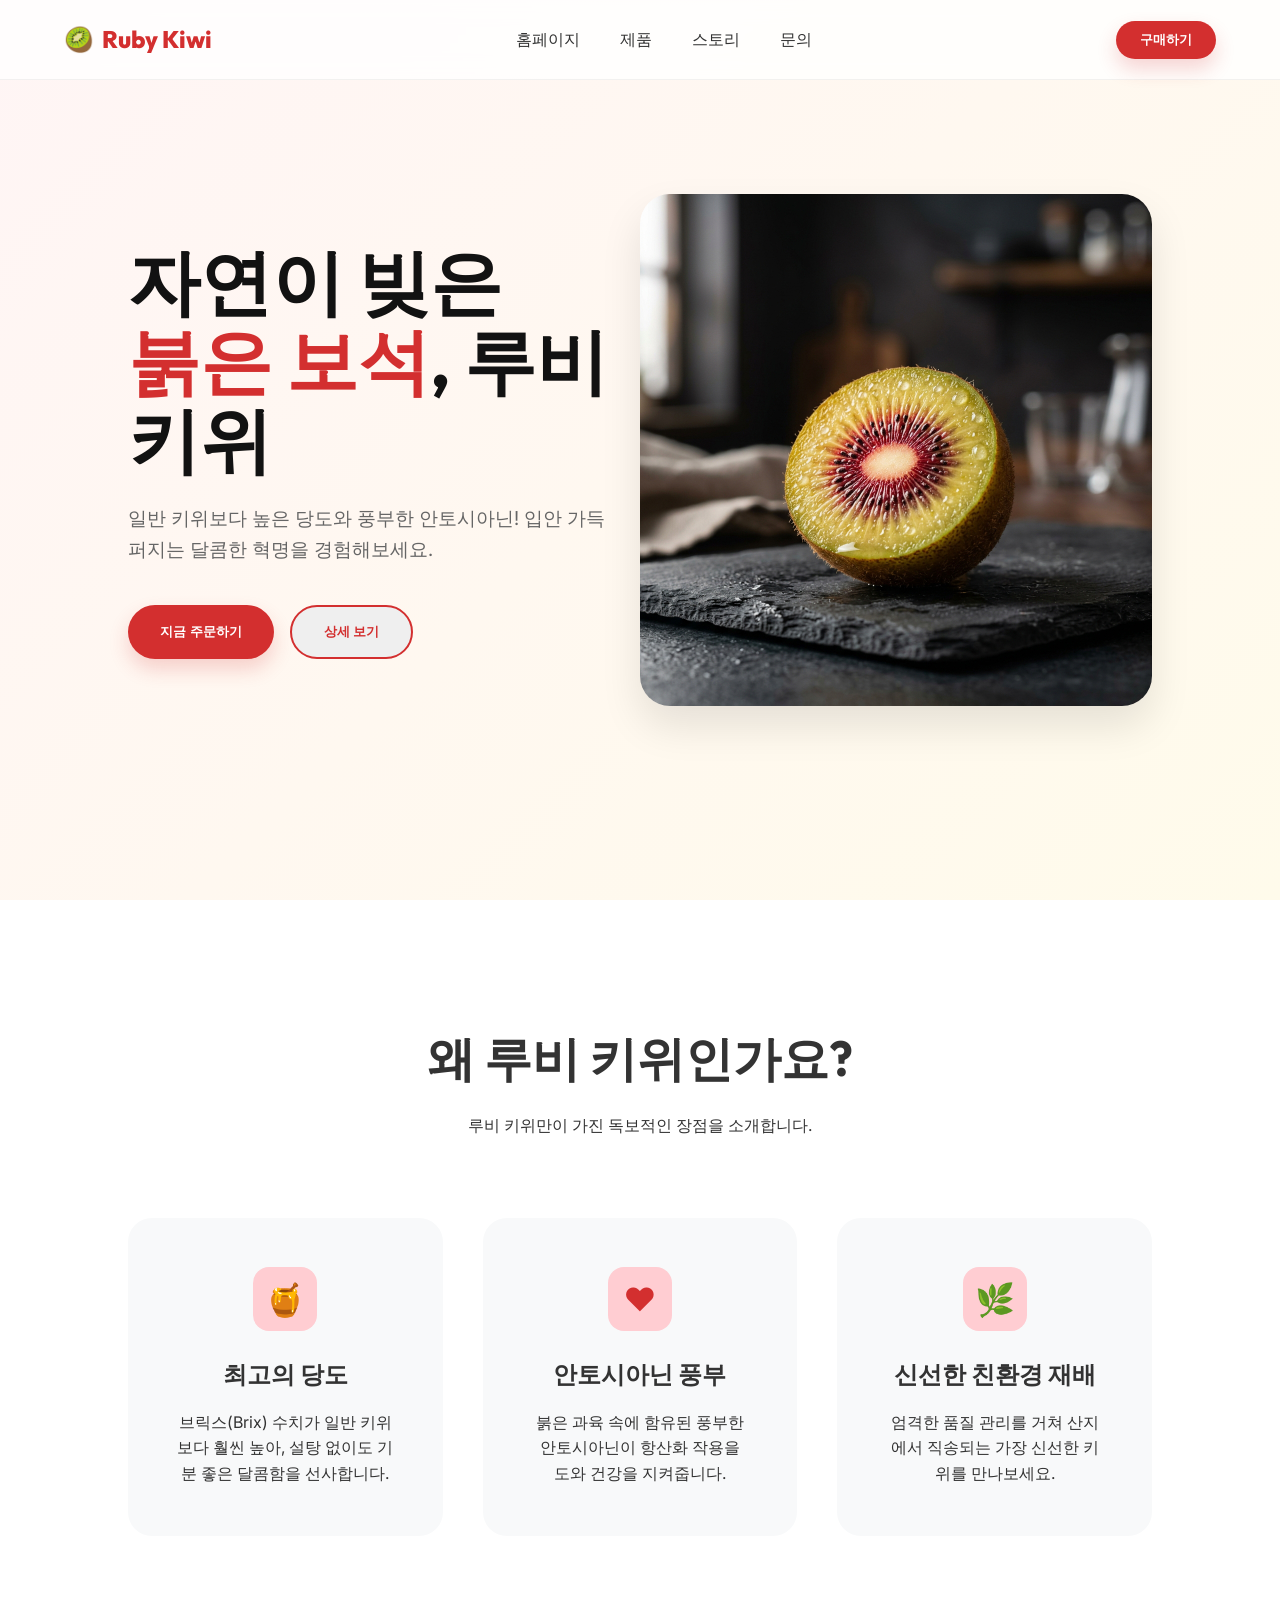
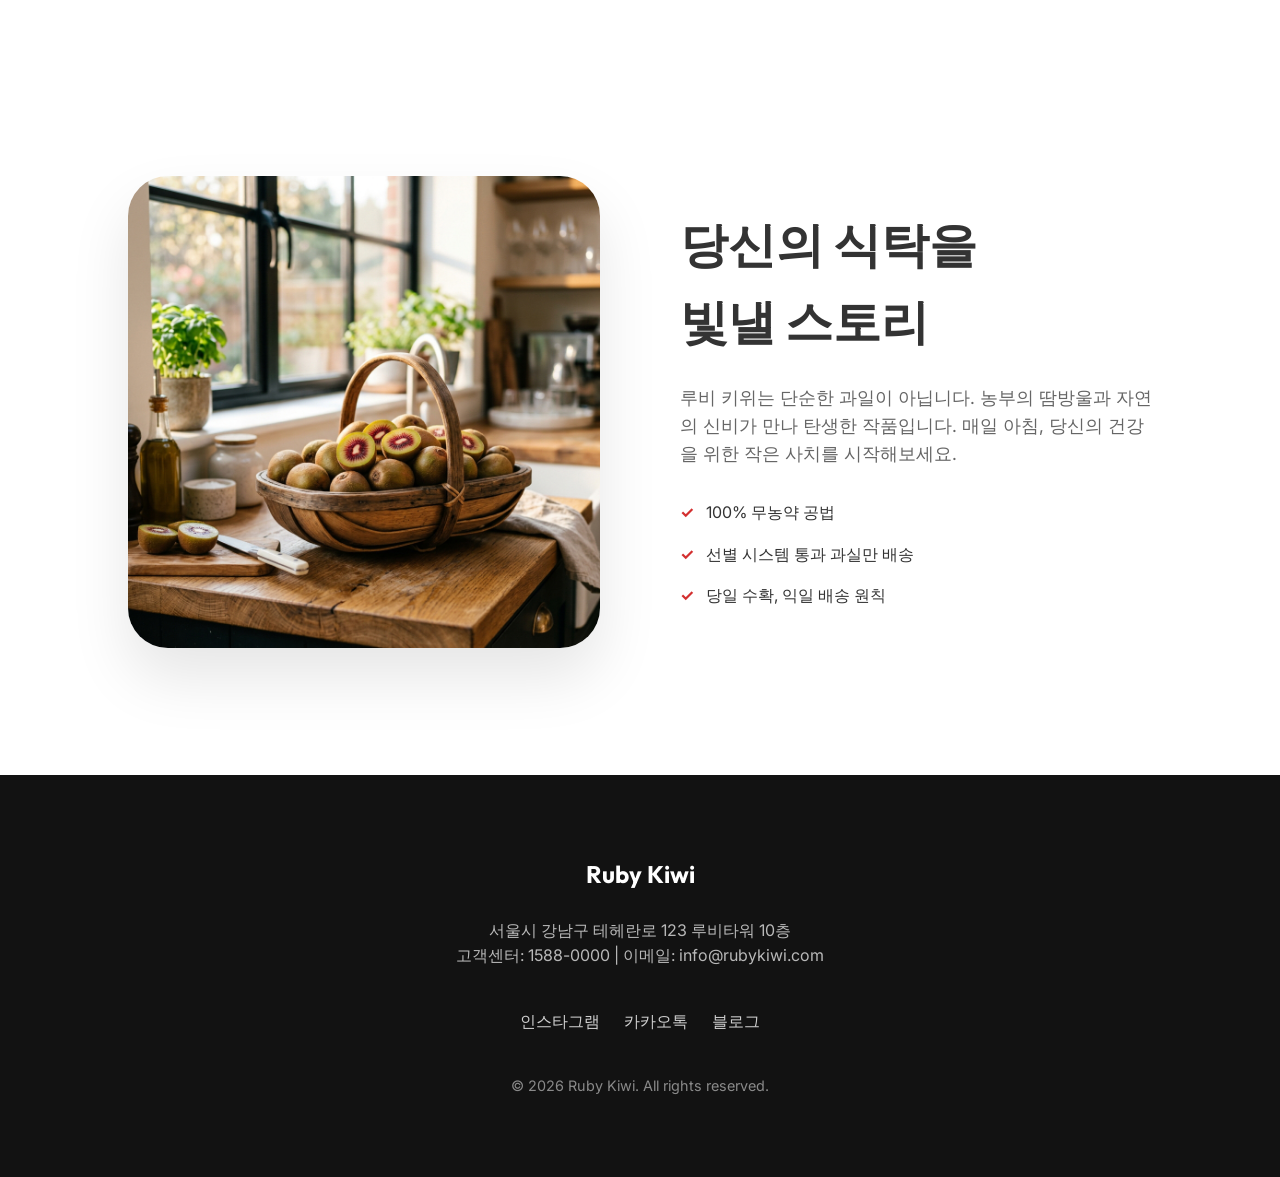
<file: index.html>
<!DOCTYPE html>
<html lang="ko">
<head>
    <meta charset="UTF-8">
    <meta name="viewport" content="width=device-width, initial-scale=1.0">
    <title>Ruby Kiwi - 자연이 선물한 붉은 보석</title>
    <meta name="description" content="고당도 루비 키위로 건강과 맛을 한 번에 잡으세요. 자연의 신선함을 담은 루비 키위 랜딩 페이지입니다.">
    <link rel="stylesheet" href="index.css">
</head>
<body>
    <nav>
        <div class="logo">
            <span>🥝</span> Ruby Kiwi
        </div>
        <div class="nav-links">
            <a href="#home">홈페이지</a>
            <a href="#products">제품</a>
            <a href="#story">스토리</a>
            <a href="#inquiry">문의</a>
        </div>
        <button class="btn btn-primary" style="padding: 10px 24px;">구매하기</button>
    </nav>

    <section class="hero" id="home">
        <div class="hero-content">
            <h1>자연이 빚은<br><span>붉은 보석</span>, 루비 키위</h1>
            <p>일반 키위보다 높은 당도와 풍부한 안토시아닌! 입안 가득 퍼지는 달콤한 혁명을 경험해보세요.</p>
            <div class="cta-group">
                <button class="btn btn-primary">지금 주문하기</button>
                <button class="btn" style="border: 2px solid var(--primary); color: var(--primary);">상세 보기</button>
            </div>
        </div>
        <div class="hero-image">
            <img src="hero.png" alt="Ruby Kiwi Slices">
        </div>
    </section>

    <section class="features" id="products">
        <div class="section-header">
            <h2>왜 루비 키위인가요?</h2>
            <p>루비 키위만이 가진 독보적인 장점을 소개합니다.</p>
        </div>
        <div class="feature-grid">
            <div class="feature-card">
                <div class="icon-box">🍯</div>
                <h3>최고의 당도</h3>
                <p>브릭스(Brix) 수치가 일반 키위보다 훨씬 높아, 설탕 없이도 기분 좋은 달콤함을 선사합니다.</p>
            </div>
            <div class="feature-card">
                <div class="icon-box">❤️</div>
                <h3>안토시아닌 풍부</h3>
                <p>붉은 과육 속에 함유된 풍부한 안토시아닌이 항산화 작용을 도와 건강을 지켜줍니다.</p>
            </div>
            <div class="feature-card">
                <div class="icon-box">🌿</div>
                <h3>신선한 친환경 재배</h3>
                <p>엄격한 품질 관리를 거쳐 산지에서 직송되는 가장 신선한 키위를 만나보세요.</p>
            </div>
        </div>
    </section>

    <section style="padding: 120px 10%; display: flex; align-items: center; gap: 80px; background: #FFF;" id="story">
        <div style="flex: 1;">
            <img src="basket.png" alt="Ruby Kiwi Basket" style="width: 100%; border-radius: 40px; box-shadow: 0 30px 60px rgba(0,0,0,0.1);">
        </div>
        <div style="flex: 1;">
            <h2 style="font-size: 3rem; margin-bottom: 24px; font-family: 'Outfit';">당신의 식탁을<br>빛낼 스토리</h2>
            <p style="font-size: 1.1rem; color: var(--text-muted); margin-bottom: 32px;">루비 키위는 단순한 과일이 아닙니다. 농부의 땀방울과 자연의 신비가 만나 탄생한 작품입니다. 매일 아침, 당신의 건강을 위한 작은 사치를 시작해보세요.</p>
            <ul style="list-style: none;">
                <li style="margin-bottom: 16px; display: flex; align-items: center; gap: 12px;">
                    <span style="color: var(--primary); font-weight: bold;">✓</span> 100% 무농약 공법
                </li>
                <li style="margin-bottom: 16px; display: flex; align-items: center; gap: 12px;">
                    <span style="color: var(--primary); font-weight: bold;">✓</span> 선별 시스템 통과 과실만 배송
                </li>
                <li style="margin-bottom: 16px; display: flex; align-items: center; gap: 12px;">
                    <span style="color: var(--primary); font-weight: bold;">✓</span> 당일 수확, 익일 배송 원칙
                </li>
            </ul>
        </div>
    </section>

    <footer style="padding: 80px 10%; background: var(--dark); color: var(--white); text-align: center;" id="inquiry">
        <h2 style="margin-bottom: 24px;">Ruby Kiwi</h2>
        <p style="opacity: 0.7; margin-bottom: 40px;">서울시 강남구 테헤란로 123 루비타워 10층<br>고객센터: 1588-0000 | 이메일: info@rubykiwi.com</p>
        <div style="display: flex; justify-content: center; gap: 24px; margin-bottom: 40px;">
            <a href="#" style="opacity: 0.8;">인스타그램</a>
            <a href="#" style="opacity: 0.8;">카카오톡</a>
            <a href="#" style="opacity: 0.8;">블로그</a>
        </div>
        <p style="font-size: 0.9rem; opacity: 0.5;">&copy; 2026 Ruby Kiwi. All rights reserved.</p>
    </footer>

    <script>
        // Smooth scroll for navigation links
        document.querySelectorAll('a[href^="#"]').forEach(anchor => {
            anchor.addEventListener('click', function (e) {
                e.preventDefault();
                document.querySelector(this.getAttribute('href')).scrollIntoView({
                    behavior: 'smooth'
                });
            });
        });

        // Simple Fade-in Animation on Scroll
        const observerOptions = {
            threshold: 0.1
        };

        const observer = new IntersectionObserver((entries) => {
            entries.forEach(entry => {
                if (entry.isIntersecting) {
                    entry.target.style.opacity = "1";
                    entry.target.style.transform = "translateY(0)";
                }
            });
        }, observerOptions);

        document.querySelectorAll('.feature-card, .hero-content, .hero-image').forEach(el => {
            el.style.opacity = "0";
            el.style.transform = "translateY(30px)";
            el.style.transition = "all 0.8s ease-out";
            observer.observe(el);
        });
    </script>
</body>
</html>
</file>
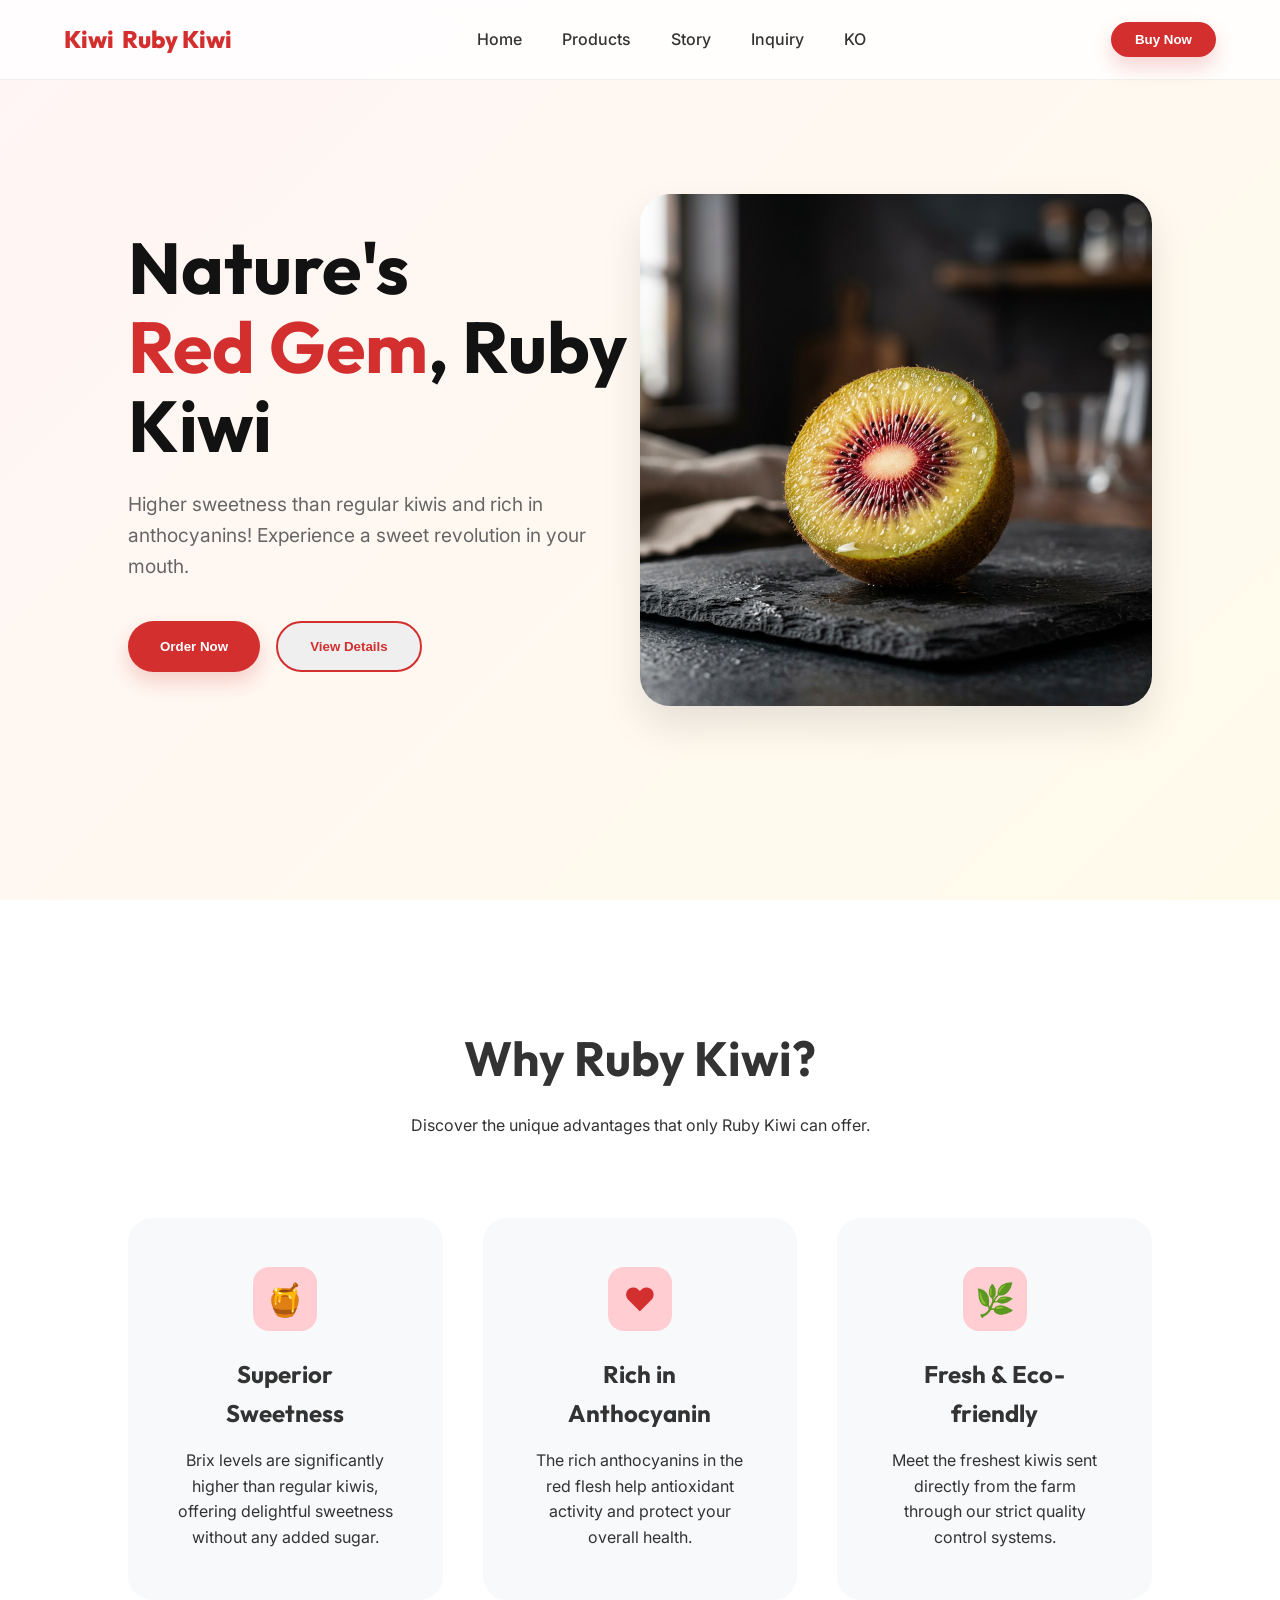
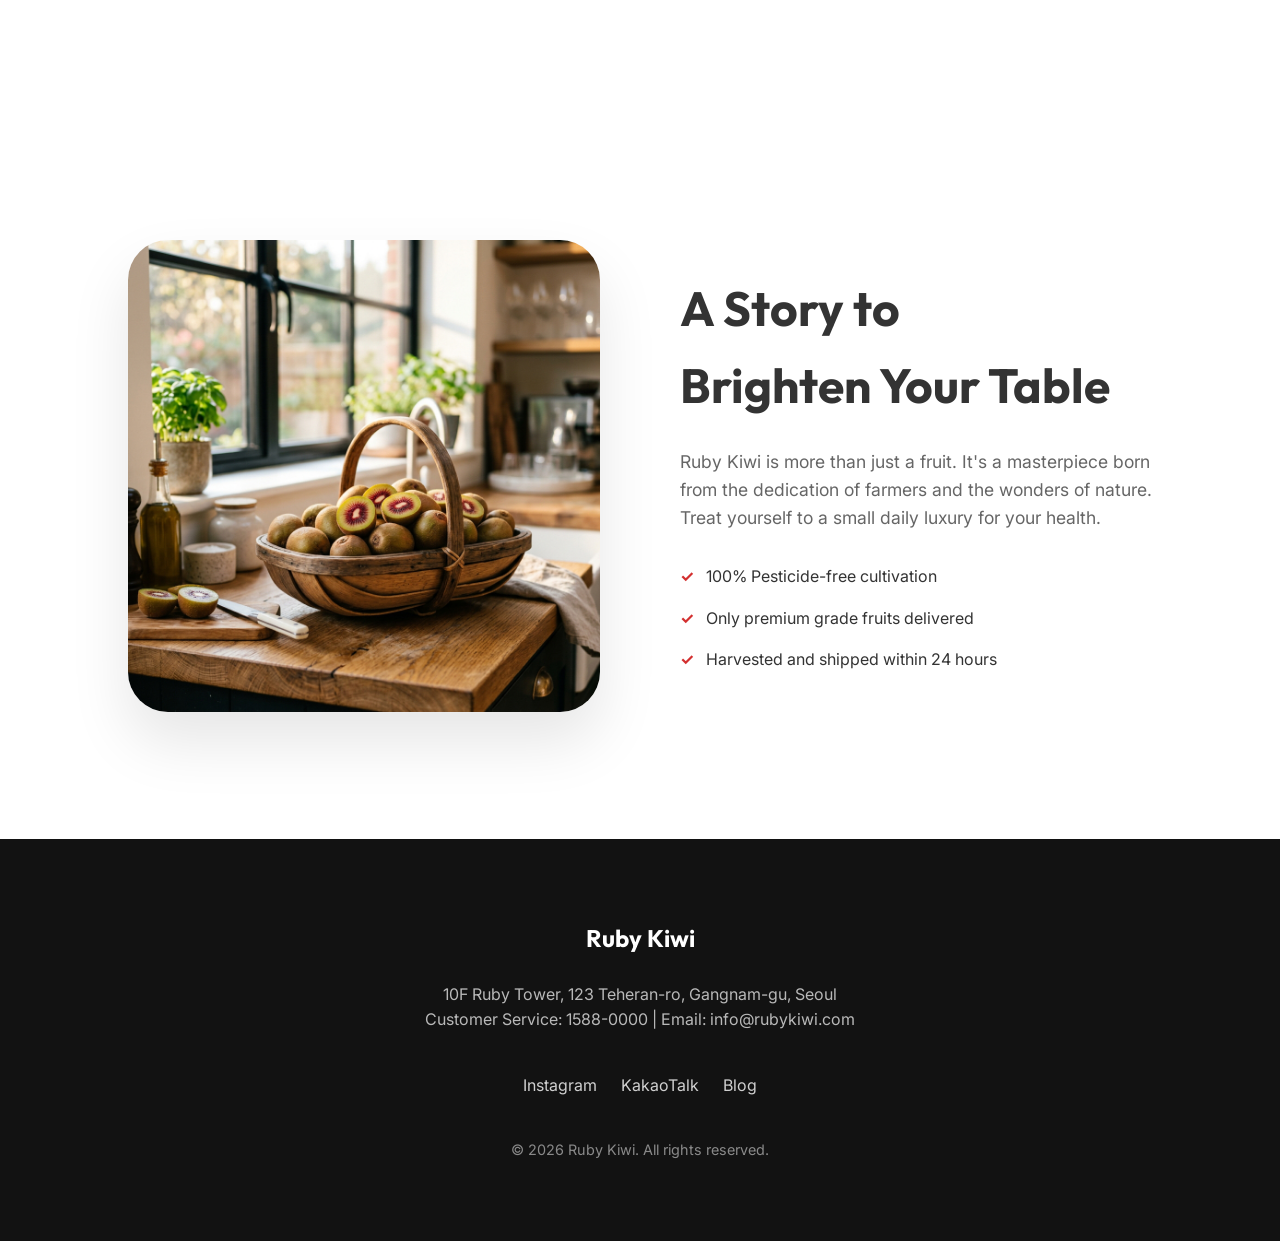
<file: index_en.html>
<!DOCTYPE html>
<html lang="en">
<head>
    <meta charset="UTF-8">
    <meta name="viewport" content="width=device-width, initial-scale=1.0">
    <title>Ruby Kiwi - Nature's Red Gem</title>
    <meta name="description" content="Experience health and taste with high-sugar Ruby Kiwi. Freshness from nature on our landing page.">
    <link rel="stylesheet" href="index.css">
</head>
<body>
    <nav>
        <div class="logo">
            <span>Kiwi</span> Ruby Kiwi
        </div>
        <div class="nav-links">
            <a href="#home">Home</a>
            <a href="#products">Products</a>
            <a href="#story">Story</a>
            <a href="#inquiry">Inquiry</a>
            <a href="index.html" class="lang-switch">KO</a>
        </div>
        <button class="btn btn-primary" style="padding: 10px 24px;">Buy Now</button>
    </nav>

    <section class="hero" id="home">
        <div class="hero-content">
            <h1>Nature's<br><span>Red Gem</span>, Ruby Kiwi</h1>
            <p>Higher sweetness than regular kiwis and rich in anthocyanins! Experience a sweet revolution in your mouth.</p>
            <div class="cta-group">
                <button class="btn btn-primary">Order Now</button>
                <button class="btn" style="border: 2px solid var(--primary); color: var(--primary);">View Details</button>
            </div>
        </div>
        <div class="hero-image">
            <img src="hero.png" alt="Ruby Kiwi Slices">
        </div>
    </section>

    <section class="features" id="products">
        <div class="section-header">
            <h2>Why Ruby Kiwi?</h2>
            <p>Discover the unique advantages that only Ruby Kiwi can offer.</p>
        </div>
        <div class="feature-grid">
            <div class="feature-card">
                <div class="icon-box">🍯</div>
                <h3>Superior Sweetness</h3>
                <p>Brix levels are significantly higher than regular kiwis, offering delightful sweetness without any added sugar.</p>
            </div>
            <div class="feature-card">
                <div class="icon-box">❤️</div>
                <h3>Rich in Anthocyanin</h3>
                <p>The rich anthocyanins in the red flesh help antioxidant activity and protect your overall health.</p>
            </div>
            <div class="feature-card">
                <div class="icon-box">🌿</div>
                <h3>Fresh & Eco-friendly</h3>
                <p>Meet the freshest kiwis sent directly from the farm through our strict quality control systems.</p>
            </div>
        </div>
    </section>

    <section style="padding: 120px 10%; display: flex; align-items: center; gap: 80px; background: #FFF;" id="story">
        <div style="flex: 1;">
            <img src="basket.png" alt="Ruby Kiwi Basket" style="width: 100%; border-radius: 40px; box-shadow: 0 30px 60px rgba(0,0,0,0.1);">
        </div>
        <div style="flex: 1;">
            <h2 style="font-size: 3rem; margin-bottom: 24px; font-family: 'Outfit';">A Story to<br>Brighten Your Table</h2>
            <p style="font-size: 1.1rem; color: var(--text-muted); margin-bottom: 32px;">Ruby Kiwi is more than just a fruit. It's a masterpiece born from the dedication of farmers and the wonders of nature. Treat yourself to a small daily luxury for your health.</p>
            <ul style="list-style: none;">
                <li style="margin-bottom: 16px; display: flex; align-items: center; gap: 12px;">
                    <span style="color: var(--primary); font-weight: bold;">✓</span> 100% Pesticide-free cultivation
                </li>
                <li style="margin-bottom: 16px; display: flex; align-items: center; gap: 12px;">
                    <span style="color: var(--primary); font-weight: bold;">✓</span> Only premium grade fruits delivered
                </li>
                <li style="margin-bottom: 16px; display: flex; align-items: center; gap: 12px;">
                    <span style="color: var(--primary); font-weight: bold;">✓</span> Harvested and shipped within 24 hours
                </li>
            </ul>
        </div>
    </section>

    <footer style="padding: 80px 10%; background: var(--dark); color: var(--white); text-align: center;" id="inquiry">
        <h2 style="margin-bottom: 24px;">Ruby Kiwi</h2>
        <p style="opacity: 0.7; margin-bottom: 40px;">10F Ruby Tower, 123 Teheran-ro, Gangnam-gu, Seoul<br>Customer Service: 1588-0000 | Email: info@rubykiwi.com</p>
        <div style="display: flex; justify-content: center; gap: 24px; margin-bottom: 40px;">
            <a href="#" style="opacity: 0.8;">Instagram</a>
            <a href="#" style="opacity: 0.8;">KakaoTalk</a>
            <a href="#" style="opacity: 0.8;">Blog</a>
        </div>
        <p style="font-size: 0.9rem; opacity: 0.5;">&copy; 2026 Ruby Kiwi. All rights reserved.</p>
    </footer>

    <script>
        document.querySelectorAll('a[href^="#"]').forEach(anchor => {
            anchor.addEventListener('click', function (e) {
                e.preventDefault();
                document.querySelector(this.getAttribute('href')).scrollIntoView({
                    behavior: 'smooth'
                });
            });
        });

        const observerOptions = { threshold: 0.1 };
        const observer = new IntersectionObserver((entries) => {
            entries.forEach(entry => {
                if (entry.isIntersecting) {
                    entry.target.style.opacity = "1";
                    entry.target.style.transform = "translateY(0)";
                }
            });
        }, observerOptions);

        document.querySelectorAll('.feature-card, .hero-content, .hero-image').forEach(el => {
            el.style.opacity = "0";
            el.style.transform = "translateY(30px)";
            el.style.transition = "all 0.8s ease-out";
            observer.observe(el);
        });
    </script>
</body>
</html>
</file>
<file: index.css>
@import url('https://fonts.googleapis.com/css2?family=Inter:wght@400;500;600&family=Outfit:wght@400;600;700;800&display=swap');

:root {
    --primary: #D32F2F;
    --primary-light: #FFCDD2;
    --secondary: #FBC02D;
    --accent: #E91E63;
    --dark: #121212;
    --light: #F8F9FA;
    --text-main: #333333;
    --text-muted: #666666;
    --white: #FFFFFF;
    --glass: rgba(255, 255, 255, 0.8);
    --transition: all 0.3s cubic-bezier(0.4, 0, 0.2, 1);
}

* {
    margin: 0;
    padding: 0;
    box-sizing: border-box;
}

body {
    font-family: 'Inter', sans-serif;
    color: var(--text-main);
    background-color: var(--light);
    line-height: 1.6;
    overflow-x: hidden;
}

h1, h2, h3, h4 {
    font-family: 'Outfit', sans-serif;
    font-weight: 700;
}

a {
    text-decoration: none;
    color: inherit;
    transition: var(--transition);
}

/* --- Navigation --- */
nav {
    position: fixed;
    top: 0;
    width: 100%;
    height: 80px;
    display: flex;
    justify-content: space-between;
    align-items: center;
    padding: 0 5%;
    background: var(--glass);
    backdrop-filter: blur(10px);
    z-index: 1000;
    border-bottom: 1px solid rgba(0,0,0,0.05);
}

.logo {
    font-family: 'Outfit', sans-serif;
    font-size: 1.5rem;
    font-weight: 800;
    color: var(--primary);
    display: flex;
    align-items: center;
    gap: 8px;
}

.nav-links {
    display: flex;
    gap: 40px;
}

.nav-links a {
    font-weight: 500;
    font-size: 1rem;
}

.nav-links a:hover {
    color: var(--primary);
}

/* --- Hero Section --- */
.hero {
    height: 100vh;
    display: flex;
    align-items: center;
    padding: 0 10%;
    background: linear-gradient(135deg, #FFF5F5 0%, #FFFBEB 100%);
    position: relative;
    overflow: hidden;
}

.hero-content {
    flex: 1;
    z-index: 2;
    max-width: 600px;
}

.hero-content h1 {
    font-size: 4.5rem;
    line-height: 1.1;
    margin-bottom: 24px;
    color: var(--dark);
}

.hero-content h1 span {
    color: var(--primary);
}

.hero-content p {
    font-size: 1.2rem;
    color: var(--text-muted);
    margin-bottom: 40px;
    max-width: 500px;
}

.cta-group {
    display: flex;
    gap: 16px;
}

.btn {
    padding: 16px 32px;
    border-radius: 50px;
    font-weight: 600;
    transition: var(--transition);
    cursor: pointer;
    border: none;
}

.btn-primary {
    background: var(--primary);
    color: var(--white);
    box-shadow: 0 10px 20px rgba(211, 47, 47, 0.2);
}

.btn-primary:hover {
    transform: translateY(-3px);
    box-shadow: 0 15px 30px rgba(211, 47, 47, 0.3);
}

.hero-image {
    flex: 1;
    display: flex;
    justify-content: center;
    align-items: center;
    position: relative;
}

.hero-image img {
    max-width: 100%;
    height: auto;
    border-radius: 30px;
    box-shadow: 0 20px 40px rgba(0,0,0,0.1);
    animation: float 6s ease-in-out infinite;
}

@keyframes float {
    0%, 100% { transform: translateY(0); }
    50% { transform: translateY(-20px); }
}

/* --- Features --- */
.features {
    padding: 120px 10%;
    background: var(--white);
    text-align: center;
}

.section-header {
    margin-bottom: 80px;
}

.section-header h2 {
    font-size: 3rem;
    margin-bottom: 16px;
}

.feature-grid {
    display: grid;
    grid-template-columns: repeat(auto-fit, minmax(300px, 1fr));
    gap: 40px;
}

.feature-card {
    padding: 48px;
    border-radius: 24px;
    background: var(--light);
    transition: var(--transition);
    border: 1px solid transparent;
}

.feature-card:hover {
    transform: translateY(-10px);
    border-color: var(--primary-light);
    background: var(--white);
    box-shadow: 0 20px 40px rgba(0,0,0,0.05);
}

.icon-box {
    width: 64px;
    height: 64px;
    background: var(--primary-light);
    border-radius: 16px;
    display: flex;
    align-items: center;
    justify-content: center;
    margin: 0 auto 24px;
    color: var(--primary);
    font-size: 2rem;
}

.feature-card h3 {
    margin-bottom: 16px;
    font-size: 1.5rem;
}

/* --- Responsive --- */
@media (max-width: 992px) {
    .hero {
        flex-direction: column;
        text-align: center;
        height: auto;
        padding-top: 150px;
        padding-bottom: 100px;
    }
    .hero-content h1 {
        font-size: 3rem;
    }
    .hero-content p {
        margin: 0 auto 40px;
    }
    .cta-group {
        justify-content: center;
    }
    .nav-links {
        display: none;
    }
}
</file>
